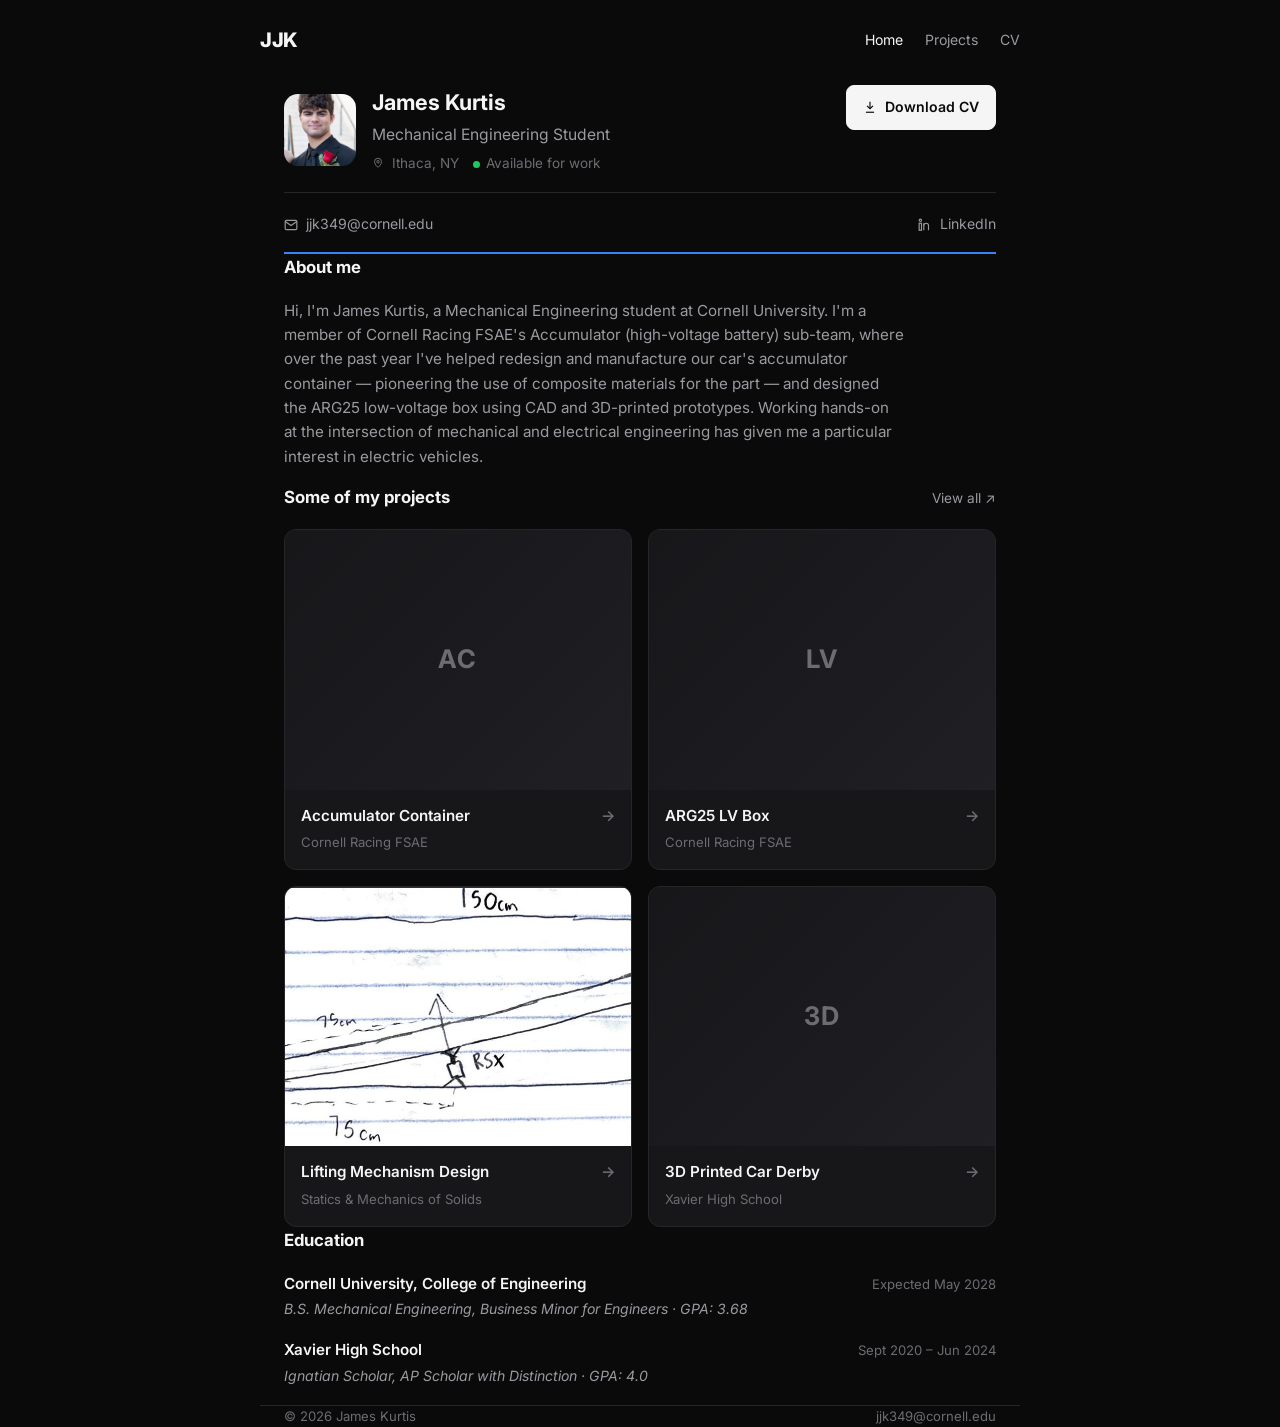
<file: index.html>
<!DOCTYPE html>
<html lang="en">
<head>
  <meta charset="UTF-8" />
  <meta name="viewport" content="width=device-width, initial-scale=1.0" />
  <title>James Kurtis — Mechanical Engineer</title>
  <meta name="description" content="James Kurtis is a Mechanical Engineering student at Cornell University building on Cornell Racing FSAE's Accumulator sub-team." />
  <link rel="icon" href="assets/images/favicon.svg" type="image/svg+xml" />
  <link rel="preconnect" href="https://fonts.googleapis.com" />
  <link rel="preconnect" href="https://fonts.gstatic.com" crossorigin />
  <link href="https://fonts.googleapis.com/css2?family=Inter:wght@400;500;600;700&display=swap" rel="stylesheet" />
  <link rel="stylesheet" href="assets/css/style.css" />
</head>
<body>

  <nav class="nav">
    <div class="wrap nav-inner">
      <a class="nav-brand logo" href="index.html">JJK</a>
      <ul class="nav-links">
        <li><a href="index.html" class="active">Home</a></li>
        <li><a href="projects.html">Projects</a></li>
        <li><a href="cv.html">CV</a></li>
      </ul>
    </div>
  </nav>

  <header class="hero">
    <div class="wrap">
      <div class="hero-row">
        <div class="hero-identity">
          <img class="avatar" src="assets/images/profile.jpg" alt="Portrait of James Kurtis" />
          <div>
            <p class="hero-name">James Kurtis</p>
            <p class="hero-title">Mechanical Engineering Student</p>
            <div class="hero-meta">
              <span>
                <svg width="12" height="12" viewBox="0 0 24 24" fill="none" stroke="currentColor" stroke-width="2" style="vertical-align:-1px;margin-right:4px;"><path d="M12 21s-7-6.1-7-11.5A7 7 0 0 1 19 9.5C19 14.9 12 21 12 21z"/><circle cx="12" cy="9.5" r="2.5"/></svg>
                Ithaca, NY
              </span>
              <span><span class="dot"></span>Available for work</span>
            </div>
          </div>
        </div>
        <div class="hero-actions">
          <a class="btn btn-primary" href="assets/cv/James-Kurtis-CV.pdf" download>
            <svg width="14" height="14" viewBox="0 0 24 24" fill="none" stroke="currentColor" stroke-width="2"><path d="M12 3v12"/><path d="M7 10l5 5 5-5"/><path d="M5 21h14"/></svg>
            Download CV
          </a>
        </div>
      </div>

      <div class="contact-bar">
        <a href="mailto:jjk349@cornell.edu" data-copy-email="jjk349@cornell.edu">
          <svg width="14" height="14" viewBox="0 0 24 24" fill="none" stroke="currentColor" stroke-width="2"><rect x="2" y="4" width="20" height="16" rx="2"/><path d="M22 6l-10 7L2 6"/></svg>
          <span>jjk349@cornell.edu</span>
        </a>
        <a href="https://www.linkedin.com/in/James-Kurtis" target="_blank" rel="noopener">
          <svg width="14" height="14" viewBox="0 0 24 24" fill="none" stroke="currentColor" stroke-width="2"><rect x="2" y="9" width="4" height="12"/><circle cx="4" cy="4" r="2"/><path d="M10 9v12"/><path d="M10 13a4 4 0 0 1 8 0v8"/></svg>
          <span>LinkedIn</span>
        </a>
      </div>
    </div>
  </header>

  <main>
    <section id="about" class="wrap">
      <div class="section-head">
        <h2 class="section-title">About me</h2>
      </div>
      <p class="about-text">
        Hi, I'm James Kurtis, a Mechanical Engineering student at Cornell University. I'm a member of Cornell
        Racing FSAE's Accumulator (high-voltage battery) sub-team, where over the past year I've helped redesign
        and manufacture our car's accumulator container — pioneering the use of composite materials for the part —
        and designed the ARG25 low-voltage box using CAD and 3D-printed prototypes. Working hands-on at the
        intersection of mechanical and electrical engineering has given me a particular interest in electric vehicles.
      </p>
    </section>

    <section id="projects" class="wrap">
      <div class="section-head">
        <h2 class="section-title">Some of my projects</h2>
        <a class="view-all" href="projects.html">View all ↗</a>
      </div>

      <div class="project-grid">

        <a class="project-card" href="projects/accumulator-container.html">
          <div class="project-thumb placeholder">AC</div>
          <div class="project-body">
            <div class="project-title-row">
              <span>Accumulator Container</span>
              <span class="arrow">→</span>
            </div>
            <p class="project-cat">Cornell Racing FSAE</p>
          </div>
        </a>

        <a class="project-card" href="projects/arg25-lv-box.html">
          <div class="project-thumb placeholder">LV</div>
          <div class="project-body">
            <div class="project-title-row">
              <span>ARG25 LV Box</span>
              <span class="arrow">→</span>
            </div>
            <p class="project-cat">Cornell Racing FSAE</p>
          </div>
        </a>

        <a class="project-card" href="projects/mechanism-design.html">
          <img class="project-thumb" src="assets/images/projects/mechanism-design.jpg" alt="Lifting mechanism design" />
          <div class="project-body">
            <div class="project-title-row">
              <span>Lifting Mechanism Design</span>
              <span class="arrow">→</span>
            </div>
            <p class="project-cat">Statics &amp; Mechanics of Solids</p>
          </div>
        </a>

        <a class="project-card" href="projects/car-derby.html">
          <div class="project-thumb placeholder">3D</div>
          <div class="project-body">
            <div class="project-title-row">
              <span>3D Printed Car Derby</span>
              <span class="arrow">→</span>
            </div>
            <p class="project-cat">Xavier High School</p>
          </div>
        </a>

      </div>
    </section>

    <section id="education" class="wrap">
      <div class="section-head">
        <h2 class="section-title">Education</h2>
      </div>

      <div class="cv-entry">
        <div class="cv-entry-row">
          <span class="cv-entry-title">Cornell University, College of Engineering</span>
          <span class="cv-entry-date">Expected May 2028</span>
        </div>
        <p class="cv-entry-sub">B.S. Mechanical Engineering, Business Minor for Engineers &middot; GPA: 3.68</p>
      </div>

      <div class="cv-entry">
        <div class="cv-entry-row">
          <span class="cv-entry-title">Xavier High School</span>
          <span class="cv-entry-date">Sept 2020 – Jun 2024</span>
        </div>
        <p class="cv-entry-sub">Ignatian Scholar, AP Scholar with Distinction &middot; GPA: 4.0</p>
      </div>
    </section>
  </main>

  <footer class="wrap">
    <span>&copy; <span data-year></span> James Kurtis</span>
    <span><a href="mailto:jjk349@cornell.edu">jjk349@cornell.edu</a></span>
  </footer>

  <script src="assets/js/main.js"></script>
</body>
</html>
</file>
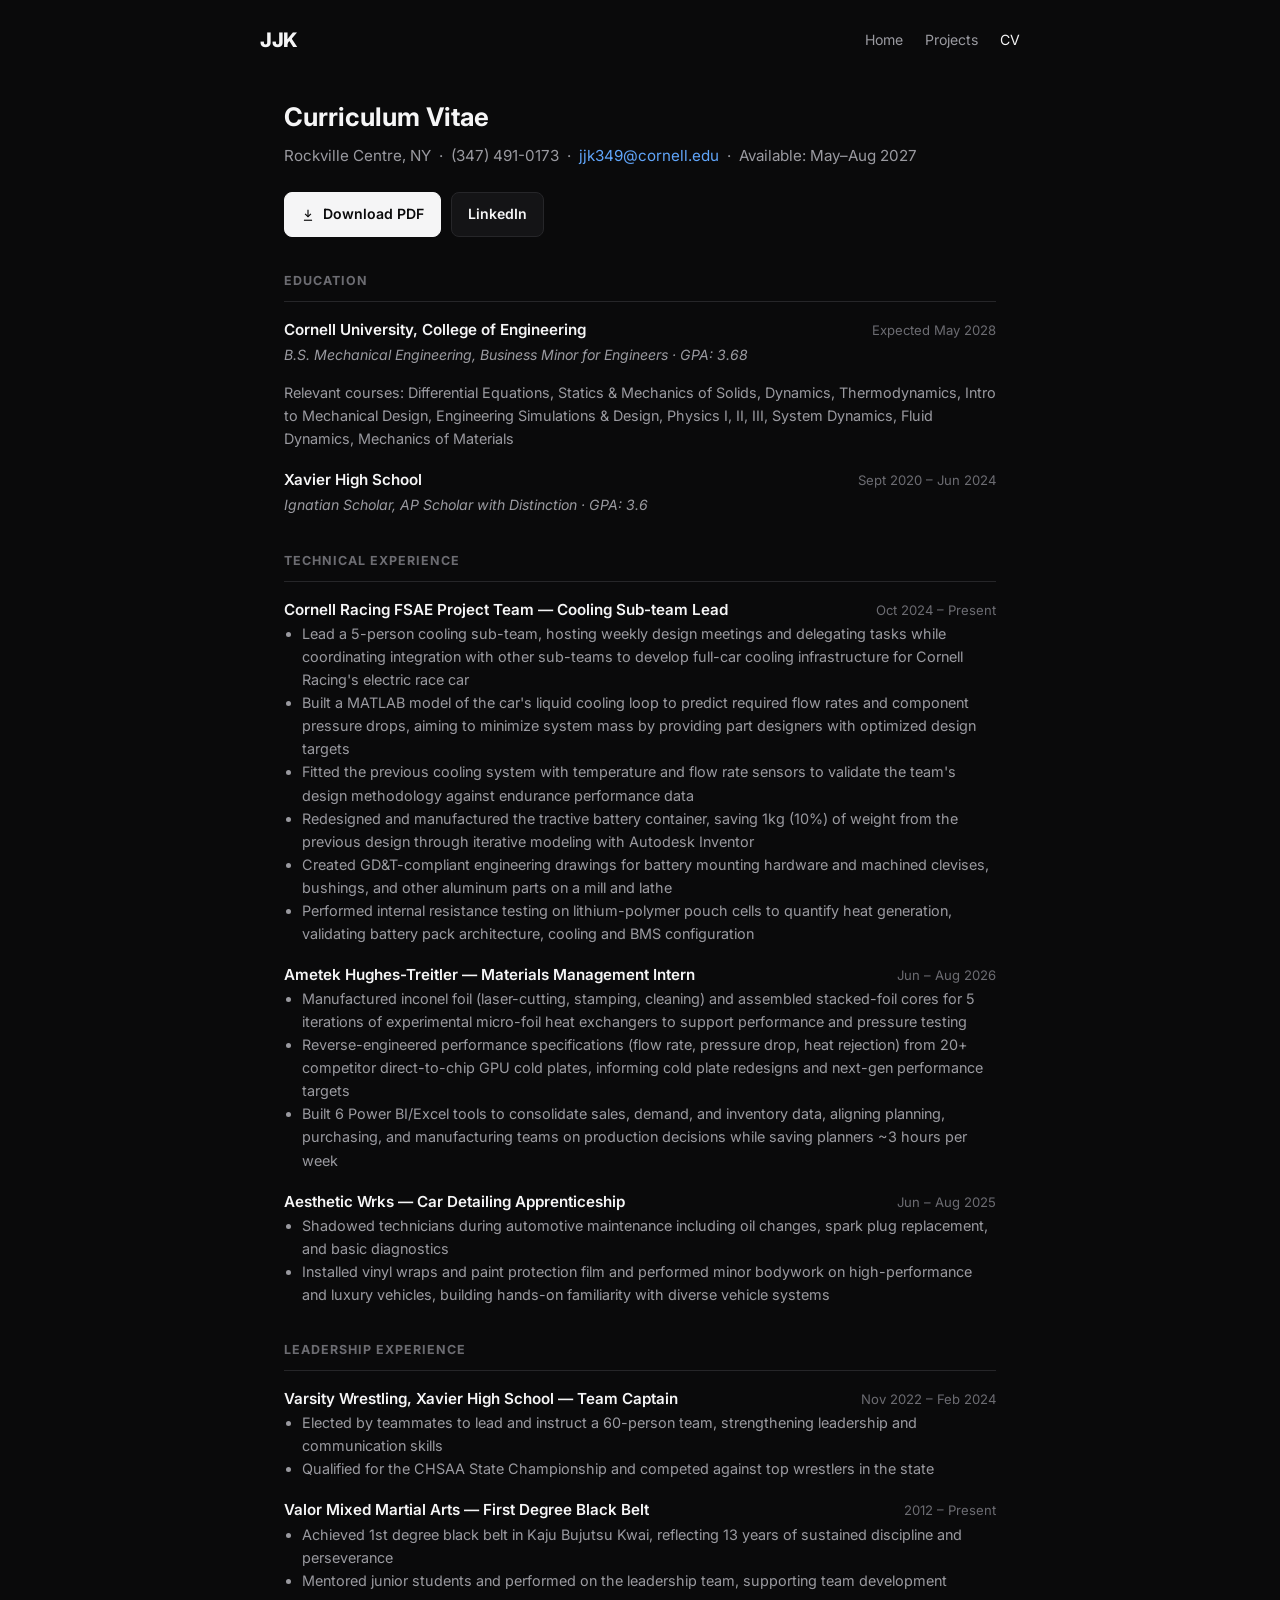
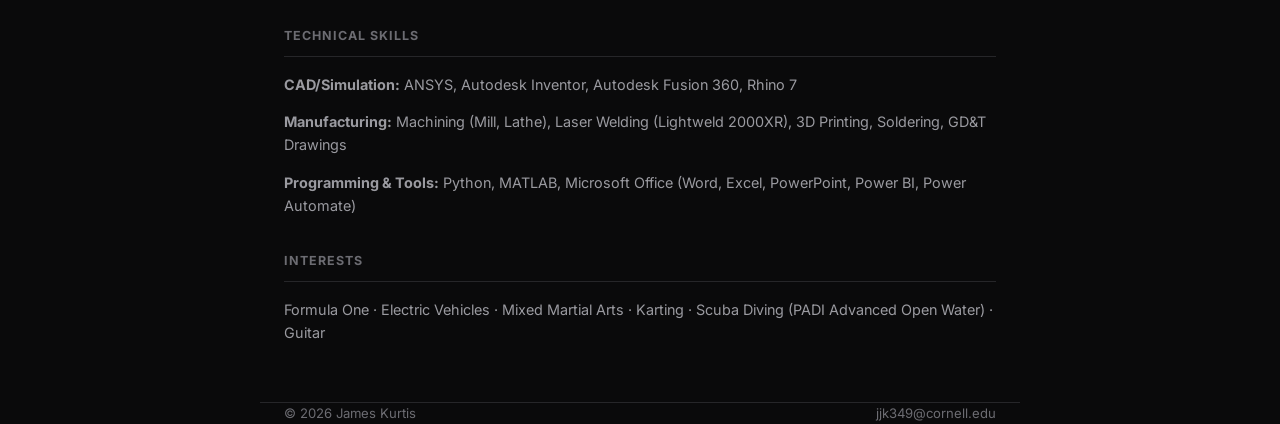
<file: cv.html>
<!DOCTYPE html>
<html lang="en">
<head>
  <meta charset="UTF-8" />
  <meta name="viewport" content="width=device-width, initial-scale=1.0" />
  <title>CV — James Kurtis</title>
  <link rel="icon" href="assets/images/favicon.svg" type="image/svg+xml" />
  <link rel="preconnect" href="https://fonts.googleapis.com" />
  <link rel="preconnect" href="https://fonts.gstatic.com" crossorigin />
  <link href="https://fonts.googleapis.com/css2?family=Inter:wght@400;500;600;700&display=swap" rel="stylesheet" />
  <link rel="stylesheet" href="assets/css/style.css" />
</head>
<body>

  <nav class="nav">
    <div class="wrap nav-inner">
      <a class="nav-brand logo" href="index.html">JJK</a>
      <ul class="nav-links">
        <li><a href="index.html">Home</a></li>
        <li><a href="projects.html">Projects</a></li>
        <li><a href="cv.html" class="active">CV</a></li>
      </ul>
    </div>
  </nav>

  <main class="wrap">
    <section style="padding-top: 32px;">
      <h1 class="detail-title">Curriculum Vitae</h1>
      <p class="detail-subtitle">
        Rockville Centre, NY &nbsp;·&nbsp; (347) 491-0173 &nbsp;·&nbsp;
        <a href="mailto:jjk349@cornell.edu" style="color:var(--accent-2);">jjk349@cornell.edu</a>
        &nbsp;·&nbsp; Available: May–Aug 2027
      </p>

      <div class="cv-actions">
        <a class="btn btn-primary" href="assets/cv/James-Kurtis-CV.pdf" download>
          <svg width="14" height="14" viewBox="0 0 24 24" fill="none" stroke="currentColor" stroke-width="2"><path d="M12 3v12"/><path d="M7 10l5 5 5-5"/><path d="M5 21h14"/></svg>
          Download PDF
        </a>
        <a class="btn" href="https://www.linkedin.com/in/James-Kurtis" target="_blank" rel="noopener">LinkedIn</a>
      </div>

      <div class="cv-section">
        <h2>Education</h2>
        <div class="cv-entry">
          <div class="cv-entry-row">
            <span class="cv-entry-title">Cornell University, College of Engineering</span>
            <span class="cv-entry-date">Expected May 2028</span>
          </div>
          <p class="cv-entry-sub">B.S. Mechanical Engineering, Business Minor for Engineers &middot; GPA: 3.68</p>
          <p class="cv-tags">Relevant courses: Differential Equations, Statics &amp; Mechanics of Solids, Dynamics, Thermodynamics, Intro to Mechanical Design, Engineering Simulations &amp; Design, Physics I, II, III, System Dynamics, Fluid Dynamics, Mechanics of Materials</p>
        </div>
        <div class="cv-entry">
          <div class="cv-entry-row">
            <span class="cv-entry-title">Xavier High School</span>
            <span class="cv-entry-date">Sept 2020 – Jun 2024</span>
          </div>
          <p class="cv-entry-sub">Ignatian Scholar, AP Scholar with Distinction &middot; GPA: 3.6</p>
        </div>
      </div>

      <div class="cv-section">
        <h2>Technical Experience</h2>

        <div class="cv-entry">
          <div class="cv-entry-row">
            <span class="cv-entry-title">Cornell Racing FSAE Project Team — Cooling Sub-team Lead</span>
            <span class="cv-entry-date">Oct 2024 – Present</span>
          </div>
          <ul>
            <li>Lead a 5-person cooling sub-team, hosting weekly design meetings and delegating tasks while coordinating integration with other sub-teams to develop full-car cooling infrastructure for Cornell Racing's electric race car</li>
            <li>Built a MATLAB model of the car's liquid cooling loop to predict required flow rates and component pressure drops, aiming to minimize system mass by providing part designers with optimized design targets</li>
            <li>Fitted the previous cooling system with temperature and flow rate sensors to validate the team's design methodology against endurance performance data</li>
            <li>Redesigned and manufactured the tractive battery container, saving 1kg (10%) of weight from the previous design through iterative modeling with Autodesk Inventor</li>
            <li>Created GD&amp;T-compliant engineering drawings for battery mounting hardware and machined clevises, bushings, and other aluminum parts on a mill and lathe</li>
            <li>Performed internal resistance testing on lithium-polymer pouch cells to quantify heat generation, validating battery pack architecture, cooling and BMS configuration</li>
          </ul>
        </div>

        <div class="cv-entry">
          <div class="cv-entry-row">
            <span class="cv-entry-title">Ametek Hughes-Treitler — Materials Management Intern</span>
            <span class="cv-entry-date">Jun – Aug 2026</span>
          </div>
          <ul>
            <li>Manufactured inconel foil (laser-cutting, stamping, cleaning) and assembled stacked-foil cores for 5 iterations of experimental micro-foil heat exchangers to support performance and pressure testing</li>
            <li>Reverse-engineered performance specifications (flow rate, pressure drop, heat rejection) from 20+ competitor direct-to-chip GPU cold plates, informing cold plate redesigns and next-gen performance targets</li>
            <li>Built 6 Power BI/Excel tools to consolidate sales, demand, and inventory data, aligning planning, purchasing, and manufacturing teams on production decisions while saving planners ~3 hours per week</li>
          </ul>
        </div>

        <div class="cv-entry">
          <div class="cv-entry-row">
            <span class="cv-entry-title">Aesthetic Wrks — Car Detailing Apprenticeship</span>
            <span class="cv-entry-date">Jun – Aug 2025</span>
          </div>
          <ul>
            <li>Shadowed technicians during automotive maintenance including oil changes, spark plug replacement, and basic diagnostics</li>
            <li>Installed vinyl wraps and paint protection film and performed minor bodywork on high-performance and luxury vehicles, building hands-on familiarity with diverse vehicle systems</li>
          </ul>
        </div>
      </div>

      <div class="cv-section">
        <h2>Leadership Experience</h2>

        <div class="cv-entry">
          <div class="cv-entry-row">
            <span class="cv-entry-title">Varsity Wrestling, Xavier High School — Team Captain</span>
            <span class="cv-entry-date">Nov 2022 – Feb 2024</span>
          </div>
          <ul>
            <li>Elected by teammates to lead and instruct a 60-person team, strengthening leadership and communication skills</li>
            <li>Qualified for the CHSAA State Championship and competed against top wrestlers in the state</li>
          </ul>
        </div>

        <div class="cv-entry">
          <div class="cv-entry-row">
            <span class="cv-entry-title">Valor Mixed Martial Arts — First Degree Black Belt</span>
            <span class="cv-entry-date">2012 – Present</span>
          </div>
          <ul>
            <li>Achieved 1st degree black belt in Kaju Bujutsu Kwai, reflecting 13 years of sustained discipline and perseverance</li>
            <li>Mentored junior students and performed on the leadership team, supporting team development</li>
          </ul>
        </div>
      </div>

      <div class="cv-section">
        <h2>Technical Skills</h2>
        <p class="cv-tags"><strong>CAD/Simulation:</strong> ANSYS, Autodesk Inventor, Autodesk Fusion 360, Rhino 7</p>
        <p class="cv-tags"><strong>Manufacturing:</strong> Machining (Mill, Lathe), Laser Welding (Lightweld 2000XR), 3D Printing, Soldering, GD&amp;T Drawings</p>
        <p class="cv-tags"><strong>Programming &amp; Tools:</strong> Python, MATLAB, Microsoft Office (Word, Excel, PowerPoint, Power BI, Power Automate)</p>
      </div>

      <div class="cv-section">
        <h2>Interests</h2>
        <p class="cv-tags">Formula One &middot; Electric Vehicles &middot; Mixed Martial Arts &middot; Karting &middot; Scuba Diving (PADI Advanced Open Water) &middot; Guitar</p>
      </div>
    </section>
  </main>

  <footer class="wrap">
    <span>&copy; <span data-year></span> James Kurtis</span>
    <span><a href="mailto:jjk349@cornell.edu">jjk349@cornell.edu</a></span>
  </footer>

  <script src="assets/js/main.js"></script>
</body>
</html>
</file>
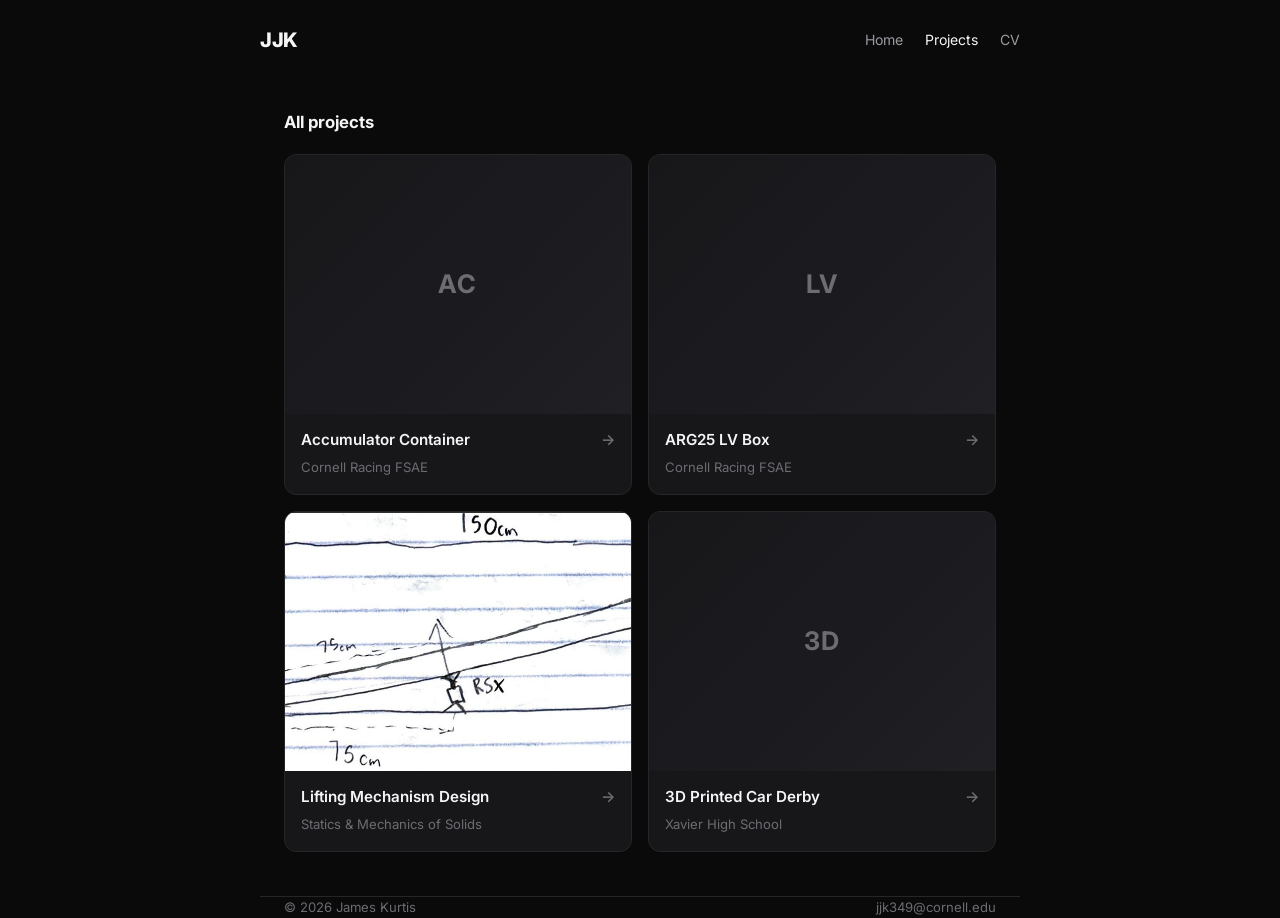
<file: projects.html>
<!DOCTYPE html>
<html lang="en">
<head>
  <meta charset="UTF-8" />
  <meta name="viewport" content="width=device-width, initial-scale=1.0" />
  <title>Projects — James Kurtis</title>
  <link rel="icon" href="assets/images/favicon.svg" type="image/svg+xml" />
  <link rel="preconnect" href="https://fonts.googleapis.com" />
  <link rel="preconnect" href="https://fonts.gstatic.com" crossorigin />
  <link href="https://fonts.googleapis.com/css2?family=Inter:wght@400;500;600;700&display=swap" rel="stylesheet" />
  <link rel="stylesheet" href="assets/css/style.css" />
</head>
<body>

  <nav class="nav">
    <div class="wrap nav-inner">
      <a class="nav-brand logo" href="index.html">JJK</a>
      <ul class="nav-links">
        <li><a href="index.html">Home</a></li>
        <li><a href="projects.html" class="active">Projects</a></li>
        <li><a href="cv.html">CV</a></li>
      </ul>
    </div>
  </nav>

  <main class="wrap">
    <section>
      <div class="section-head">
        <h2 class="section-title">All projects</h2>
      </div>

      <div class="project-grid">

        <a class="project-card" href="projects/accumulator-container.html">
          <div class="project-thumb placeholder">AC</div>
          <div class="project-body">
            <div class="project-title-row">
              <span>Accumulator Container</span>
              <span class="arrow">→</span>
            </div>
            <p class="project-cat">Cornell Racing FSAE</p>
          </div>
        </a>

        <a class="project-card" href="projects/arg25-lv-box.html">
          <div class="project-thumb placeholder">LV</div>
          <div class="project-body">
            <div class="project-title-row">
              <span>ARG25 LV Box</span>
              <span class="arrow">→</span>
            </div>
            <p class="project-cat">Cornell Racing FSAE</p>
          </div>
        </a>

        <a class="project-card" href="projects/mechanism-design.html">
          <img class="project-thumb" src="assets/images/projects/mechanism-design.jpg" alt="Lifting mechanism design" />
          <div class="project-body">
            <div class="project-title-row">
              <span>Lifting Mechanism Design</span>
              <span class="arrow">→</span>
            </div>
            <p class="project-cat">Statics &amp; Mechanics of Solids</p>
          </div>
        </a>

        <a class="project-card" href="projects/car-derby.html">
          <div class="project-thumb placeholder">3D</div>
          <div class="project-body">
            <div class="project-title-row">
              <span>3D Printed Car Derby</span>
              <span class="arrow">→</span>
            </div>
            <p class="project-cat">Xavier High School</p>
          </div>
        </a>

      </div>
    </section>
  </main>

  <footer class="wrap">
    <span>&copy; <span data-year></span> James Kurtis</span>
    <span><a href="mailto:jjk349@cornell.edu">jjk349@cornell.edu</a></span>
  </footer>

  <script src="assets/js/main.js"></script>
</body>
</html>
</file>
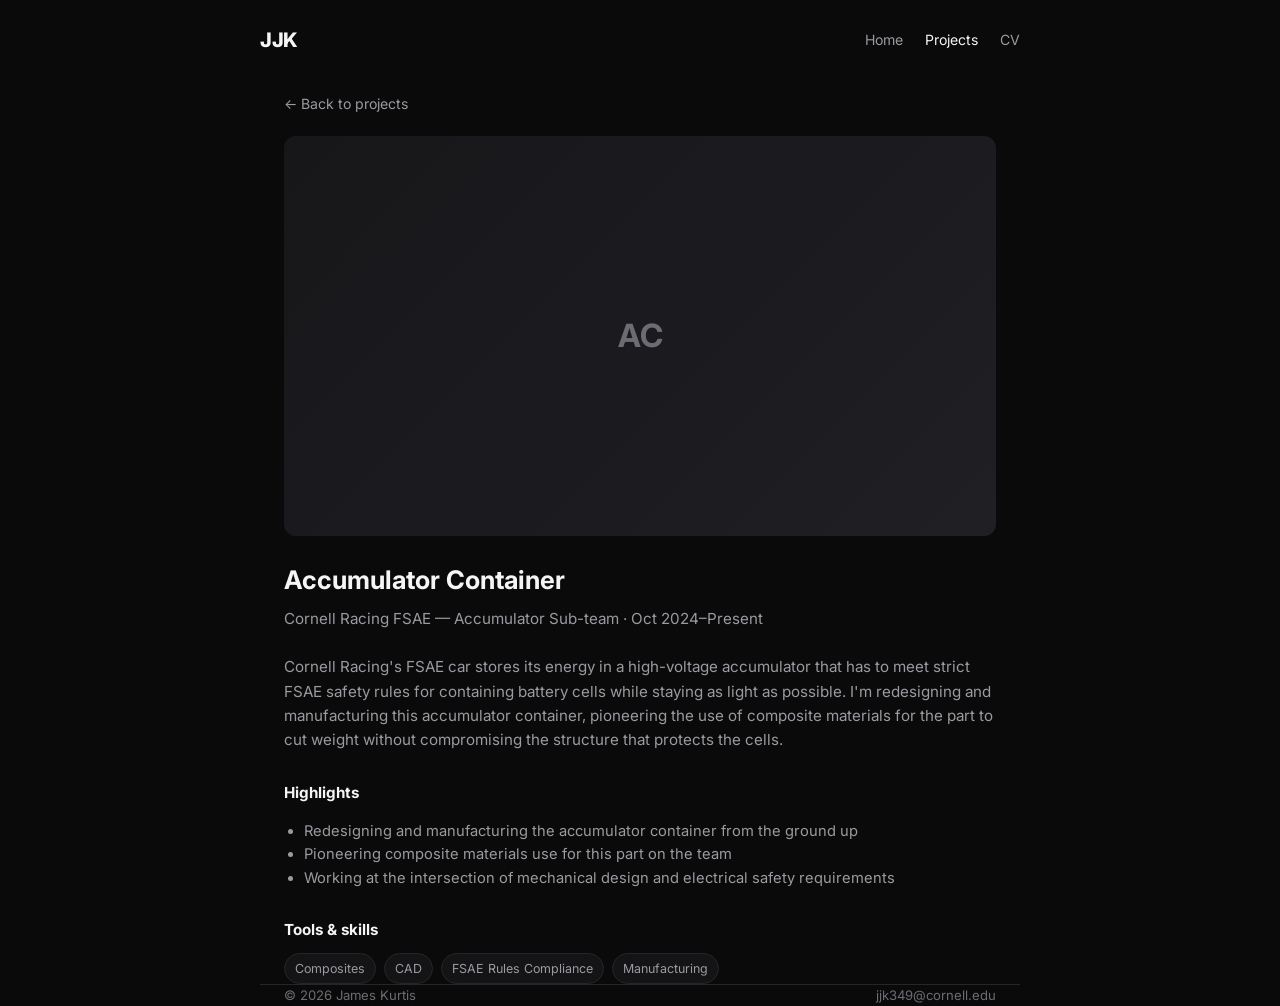
<file: projects/accumulator-container.html>
<!DOCTYPE html>
<html lang="en">
<head>
  <meta charset="UTF-8" />
  <meta name="viewport" content="width=device-width, initial-scale=1.0" />
  <title>Accumulator Container — James Kurtis</title>
  <link rel="icon" href="../assets/images/favicon.svg" type="image/svg+xml" />
  <link rel="preconnect" href="https://fonts.googleapis.com" />
  <link rel="preconnect" href="https://fonts.gstatic.com" crossorigin />
  <link href="https://fonts.googleapis.com/css2?family=Inter:wght@400;500;600;700&display=swap" rel="stylesheet" />
  <link rel="stylesheet" href="../assets/css/style.css" />
</head>
<body>

  <nav class="nav">
    <div class="wrap nav-inner">
      <a class="nav-brand logo" href="../index.html">JJK</a>
      <ul class="nav-links">
        <li><a href="../index.html">Home</a></li>
        <li><a href="../projects.html" class="active">Projects</a></li>
        <li><a href="../cv.html">CV</a></li>
      </ul>
    </div>
  </nav>

  <main class="wrap">
    <a class="back-link" href="../projects.html">← Back to projects</a>

    <div class="detail-hero placeholder">AC</div>

    <h1 class="detail-title">Accumulator Container</h1>
    <p class="detail-subtitle">Cornell Racing FSAE — Accumulator Sub-team · Oct 2024–Present</p>

    <div class="detail-body">
      <p>
        Cornell Racing's FSAE car stores its energy in a high-voltage accumulator that has to meet strict FSAE
        safety rules for containing battery cells while staying as light as possible. I'm redesigning and
        manufacturing this accumulator container, pioneering the use of composite materials for the part to cut
        weight without compromising the structure that protects the cells.
      </p>

      <h3>Highlights</h3>
      <ul>
        <li>Redesigning and manufacturing the accumulator container from the ground up</li>
        <li>Pioneering composite materials use for this part on the team</li>
        <li>Working at the intersection of mechanical design and electrical safety requirements</li>
      </ul>

      <h3>Tools &amp; skills</h3>
      <div class="chip-row">
        <span class="chip">Composites</span>
        <span class="chip">CAD</span>
        <span class="chip">FSAE Rules Compliance</span>
        <span class="chip">Manufacturing</span>
      </div>
    </div>
  </main>

  <footer class="wrap">
    <span>&copy; <span data-year></span> James Kurtis</span>
    <span><a href="mailto:jjk349@cornell.edu">jjk349@cornell.edu</a></span>
  </footer>

  <script src="../assets/js/main.js"></script>
</body>
</html>
</file>
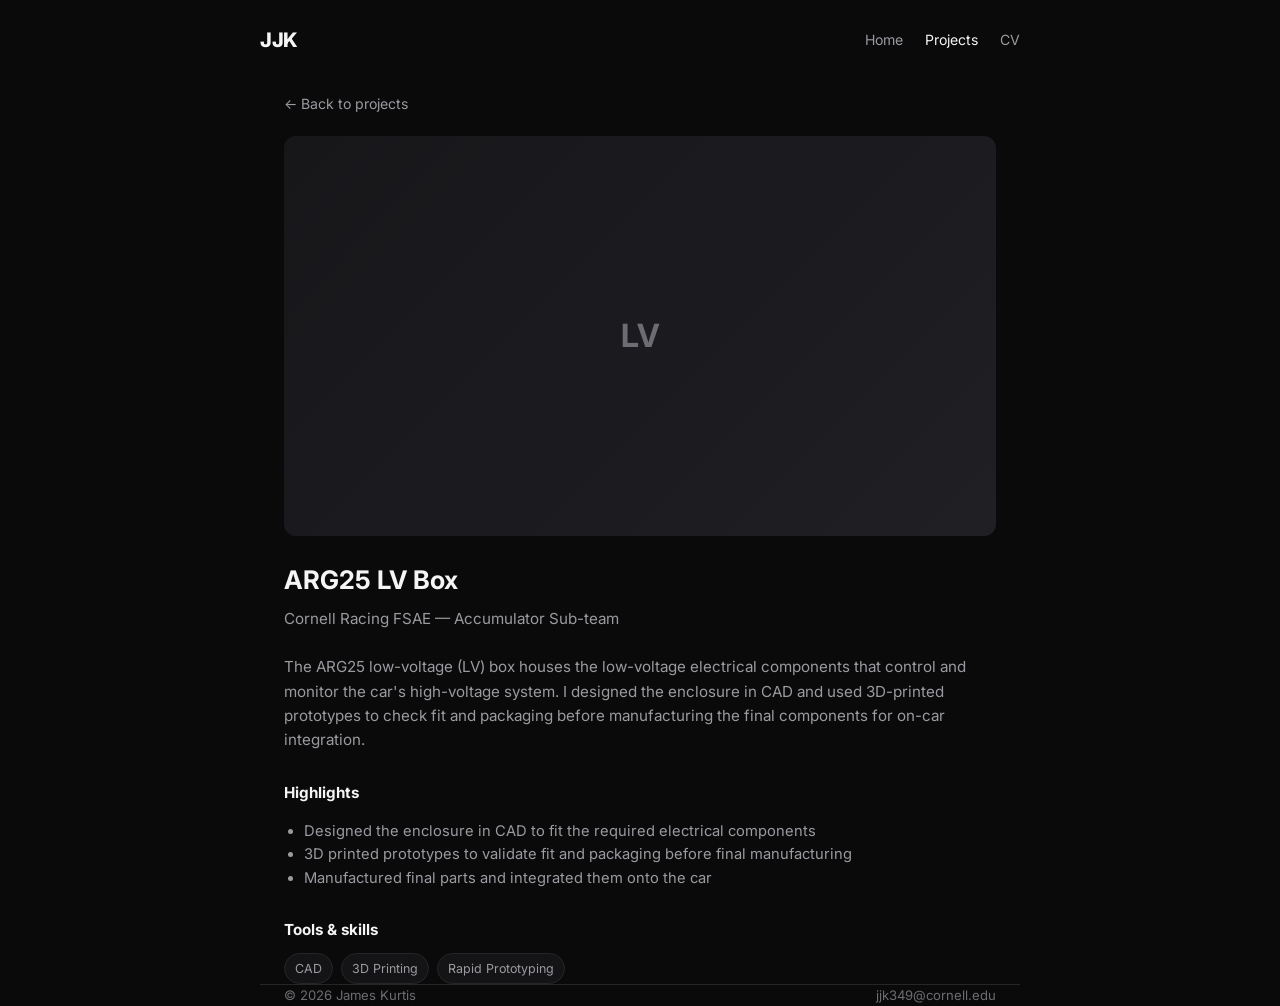
<file: projects/arg25-lv-box.html>
<!DOCTYPE html>
<html lang="en">
<head>
  <meta charset="UTF-8" />
  <meta name="viewport" content="width=device-width, initial-scale=1.0" />
  <title>ARG25 LV Box — James Kurtis</title>
  <link rel="icon" href="../assets/images/favicon.svg" type="image/svg+xml" />
  <link rel="preconnect" href="https://fonts.googleapis.com" />
  <link rel="preconnect" href="https://fonts.gstatic.com" crossorigin />
  <link href="https://fonts.googleapis.com/css2?family=Inter:wght@400;500;600;700&display=swap" rel="stylesheet" />
  <link rel="stylesheet" href="../assets/css/style.css" />
</head>
<body>

  <nav class="nav">
    <div class="wrap nav-inner">
      <a class="nav-brand logo" href="../index.html">JJK</a>
      <ul class="nav-links">
        <li><a href="../index.html">Home</a></li>
        <li><a href="../projects.html" class="active">Projects</a></li>
        <li><a href="../cv.html">CV</a></li>
      </ul>
    </div>
  </nav>

  <main class="wrap">
    <a class="back-link" href="../projects.html">← Back to projects</a>

    <div class="detail-hero placeholder">LV</div>

    <h1 class="detail-title">ARG25 LV Box</h1>
    <p class="detail-subtitle">Cornell Racing FSAE — Accumulator Sub-team</p>

    <div class="detail-body">
      <p>
        The ARG25 low-voltage (LV) box houses the low-voltage electrical components that control and monitor
        the car's high-voltage system. I designed the enclosure in CAD and used 3D-printed prototypes to check
        fit and packaging before manufacturing the final components for on-car integration.
      </p>

      <h3>Highlights</h3>
      <ul>
        <li>Designed the enclosure in CAD to fit the required electrical components</li>
        <li>3D printed prototypes to validate fit and packaging before final manufacturing</li>
        <li>Manufactured final parts and integrated them onto the car</li>
      </ul>

      <h3>Tools &amp; skills</h3>
      <div class="chip-row">
        <span class="chip">CAD</span>
        <span class="chip">3D Printing</span>
        <span class="chip">Rapid Prototyping</span>
      </div>
    </div>
  </main>

  <footer class="wrap">
    <span>&copy; <span data-year></span> James Kurtis</span>
    <span><a href="mailto:jjk349@cornell.edu">jjk349@cornell.edu</a></span>
  </footer>

  <script src="../assets/js/main.js"></script>
</body>
</html>
</file>
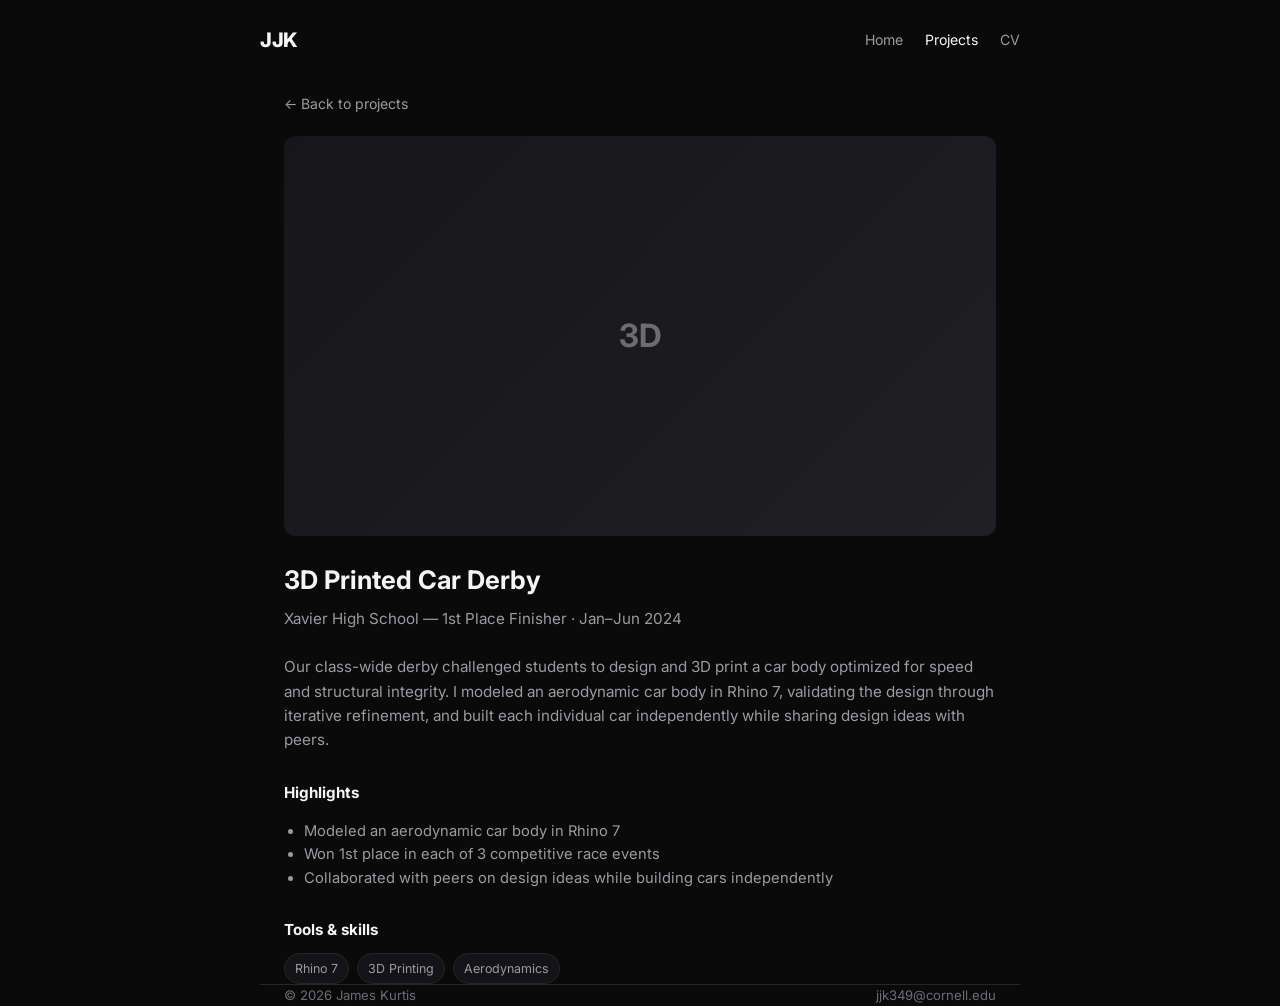
<file: projects/car-derby.html>
<!DOCTYPE html>
<html lang="en">
<head>
  <meta charset="UTF-8" />
  <meta name="viewport" content="width=device-width, initial-scale=1.0" />
  <title>3D Printed Car Derby — James Kurtis</title>
  <link rel="icon" href="../assets/images/favicon.svg" type="image/svg+xml" />
  <link rel="preconnect" href="https://fonts.googleapis.com" />
  <link rel="preconnect" href="https://fonts.gstatic.com" crossorigin />
  <link href="https://fonts.googleapis.com/css2?family=Inter:wght@400;500;600;700&display=swap" rel="stylesheet" />
  <link rel="stylesheet" href="../assets/css/style.css" />
</head>
<body>

  <nav class="nav">
    <div class="wrap nav-inner">
      <a class="nav-brand logo" href="../index.html">JJK</a>
      <ul class="nav-links">
        <li><a href="../index.html">Home</a></li>
        <li><a href="../projects.html" class="active">Projects</a></li>
        <li><a href="../cv.html">CV</a></li>
      </ul>
    </div>
  </nav>

  <main class="wrap">
    <a class="back-link" href="../projects.html">← Back to projects</a>

    <div class="detail-hero placeholder">3D</div>

    <h1 class="detail-title">3D Printed Car Derby</h1>
    <p class="detail-subtitle">Xavier High School — 1st Place Finisher · Jan–Jun 2024</p>

    <div class="detail-body">
      <p>
        Our class-wide derby challenged students to design and 3D print a car body optimized for speed and
        structural integrity. I modeled an aerodynamic car body in Rhino 7, validating the design through
        iterative refinement, and built each individual car independently while sharing design ideas with peers.
      </p>

      <h3>Highlights</h3>
      <ul>
        <li>Modeled an aerodynamic car body in Rhino 7</li>
        <li>Won 1st place in each of 3 competitive race events</li>
        <li>Collaborated with peers on design ideas while building cars independently</li>
      </ul>

      <h3>Tools &amp; skills</h3>
      <div class="chip-row">
        <span class="chip">Rhino 7</span>
        <span class="chip">3D Printing</span>
        <span class="chip">Aerodynamics</span>
      </div>
    </div>
  </main>

  <footer class="wrap">
    <span>&copy; <span data-year></span> James Kurtis</span>
    <span><a href="mailto:jjk349@cornell.edu">jjk349@cornell.edu</a></span>
  </footer>

  <script src="../assets/js/main.js"></script>
</body>
</html>
</file>
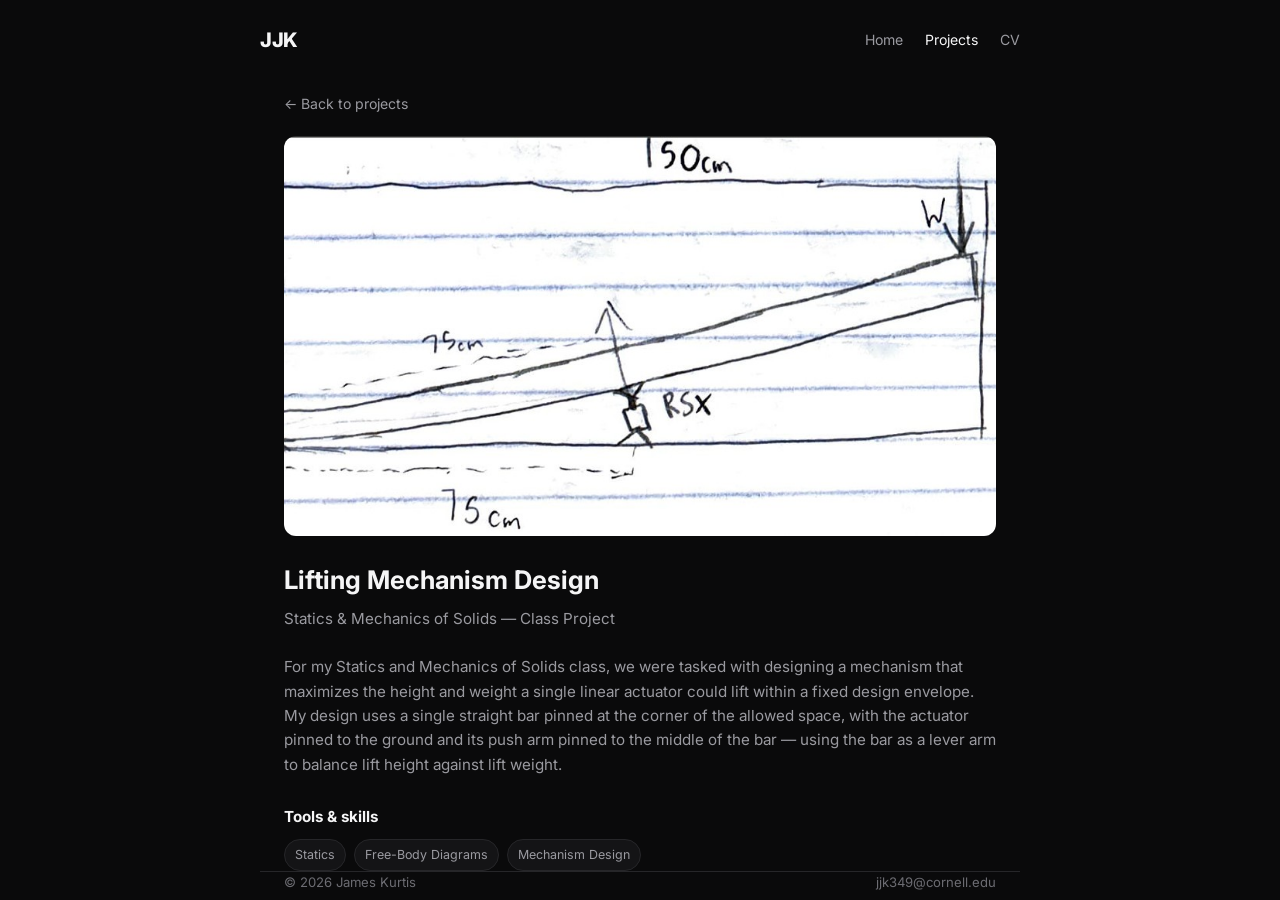
<file: projects/mechanism-design.html>
<!DOCTYPE html>
<html lang="en">
<head>
  <meta charset="UTF-8" />
  <meta name="viewport" content="width=device-width, initial-scale=1.0" />
  <title>Lifting Mechanism Design — James Kurtis</title>
  <link rel="icon" href="../assets/images/favicon.svg" type="image/svg+xml" />
  <link rel="preconnect" href="https://fonts.googleapis.com" />
  <link rel="preconnect" href="https://fonts.gstatic.com" crossorigin />
  <link href="https://fonts.googleapis.com/css2?family=Inter:wght@400;500;600;700&display=swap" rel="stylesheet" />
  <link rel="stylesheet" href="../assets/css/style.css" />
</head>
<body>

  <nav class="nav">
    <div class="wrap nav-inner">
      <a class="nav-brand logo" href="../index.html">JJK</a>
      <ul class="nav-links">
        <li><a href="../index.html">Home</a></li>
        <li><a href="../projects.html" class="active">Projects</a></li>
        <li><a href="../cv.html">CV</a></li>
      </ul>
    </div>
  </nav>

  <main class="wrap">
    <a class="back-link" href="../projects.html">← Back to projects</a>

    <img class="detail-hero" src="../assets/images/projects/mechanism-design.jpg" alt="Sketch of the lifting mechanism design" />

    <h1 class="detail-title">Lifting Mechanism Design</h1>
    <p class="detail-subtitle">Statics &amp; Mechanics of Solids — Class Project</p>

    <div class="detail-body">
      <p>
        For my Statics and Mechanics of Solids class, we were tasked with designing a mechanism that maximizes
        the height and weight a single linear actuator could lift within a fixed design envelope. My design
        uses a single straight bar pinned at the corner of the allowed space, with the actuator pinned to the
        ground and its push arm pinned to the middle of the bar — using the bar as a lever arm to balance
        lift height against lift weight.
      </p>

      <h3>Tools &amp; skills</h3>
      <div class="chip-row">
        <span class="chip">Statics</span>
        <span class="chip">Free-Body Diagrams</span>
        <span class="chip">Mechanism Design</span>
      </div>
    </div>
  </main>

  <footer class="wrap">
    <span>&copy; <span data-year></span> James Kurtis</span>
    <span><a href="mailto:jjk349@cornell.edu">jjk349@cornell.edu</a></span>
  </footer>

  <script src="../assets/js/main.js"></script>
</body>
</html>
</file>
<file: assets/css/style.css>
/* ===== James Kurtis — Portfolio ===== */

:root {
  --bg: #0a0a0b;
  --bg-elevated: #141416;
  --bg-card: #17171a;
  --border: #262629;
  --text-primary: #f5f5f6;
  --text-secondary: #9a9aa0;
  --text-muted: #6c6c72;
  --accent: #3b82f6;
  --accent-2: #60a5fa;
  --green: #22c55e;
  --radius: 12px;
  --radius-sm: 8px;
  --max-width: 760px;
  --font: "Inter", -apple-system, BlinkMacSystemFont, "Segoe UI", Roboto, Helvetica, Arial, sans-serif;
}

* {
  box-sizing: border-box;
}

html {
  scroll-behavior: smooth;
}

body {
  margin: 0;
  background: var(--bg);
  color: var(--text-primary);
  font-family: var(--font);
  line-height: 1.6;
  -webkit-font-smoothing: antialiased;
}

img {
  max-width: 100%;
  display: block;
}

a {
  color: inherit;
  text-decoration: none;
}

.wrap {
  max-width: var(--max-width);
  margin: 0 auto;
  padding: 0 24px;
}

/* ---------- Top nav ---------- */

.nav {
  border-bottom: 1px solid transparent;
}

.nav-inner {
  display: flex;
  align-items: center;
  justify-content: space-between;
  padding: 24px 0 8px;
}

.nav-brand {
  color: var(--text-primary);
}

.logo {
  font-weight: 800;
  font-size: 1.25rem;
  letter-spacing: -0.02em;
  text-transform: uppercase;
}

.nav-links {
  display: flex;
  gap: 22px;
  list-style: none;
  margin: 0;
  padding: 0;
}

.nav-links a {
  font-size: 0.88rem;
  color: var(--text-secondary);
  transition: color 0.15s ease;
}

.nav-links a:hover,
.nav-links a.active {
  color: var(--text-primary);
}

/* ---------- Hero / header card ---------- */

.hero {
  padding-top: 20px;
}

.hero-row {
  display: flex;
  justify-content: space-between;
  align-items: flex-start;
  gap: 24px;
  flex-wrap: wrap;
}

.hero-identity {
  display: flex;
  gap: 16px;
  align-items: center;
}

.avatar {
  width: 72px;
  height: 72px;
  border-radius: 14px;
  object-fit: cover;
  background: var(--bg-elevated);
  flex-shrink: 0;
}

.hero-name {
  font-size: 1.35rem;
  font-weight: 700;
  margin: 0 0 2px;
  color: var(--text-primary);
}

.hero-title {
  font-size: 0.98rem;
  color: var(--text-secondary);
  margin: 0 0 6px;
}

.hero-meta {
  display: flex;
  align-items: center;
  gap: 14px;
  font-size: 0.85rem;
  color: var(--text-muted);
  flex-wrap: wrap;
}

.hero-meta .dot {
  display: inline-block;
  width: 7px;
  height: 7px;
  border-radius: 50%;
  background: var(--green);
  margin-right: 6px;
}

.hero-actions {
  display: flex;
  align-items: center;
}

.btn {
  display: inline-flex;
  align-items: center;
  gap: 8px;
  padding: 10px 16px;
  border-radius: var(--radius-sm);
  font-size: 0.88rem;
  font-weight: 600;
  border: 1px solid var(--border);
  background: var(--bg-elevated);
  color: var(--text-primary);
  cursor: pointer;
  transition: background 0.15s ease, border-color 0.15s ease;
}

.btn:hover {
  background: #1c1c1f;
  border-color: #333338;
}

.btn-primary {
  background: var(--text-primary);
  color: #0a0a0b;
  border-color: var(--text-primary);
}

.btn-primary:hover {
  background: #e2e2e4;
}

/* contact bar */

.contact-bar {
  display: flex;
  justify-content: space-between;
  align-items: center;
  padding: 20px 0 16px;
  margin-top: 18px;
  border-top: 1px solid var(--border);
  border-bottom: 2px solid var(--accent);
  font-size: 0.88rem;
  color: var(--text-secondary);
  flex-wrap: wrap;
  gap: 10px;
}

.contact-bar a {
  display: inline-flex;
  align-items: center;
  gap: 8px;
  transition: color 0.15s ease;
}

.contact-bar a:hover {
  color: var(--text-primary);
}

/* ---------- Sections ---------- */

section {
  padding: 44px 0;
}

.section-head {
  display: flex;
  align-items: baseline;
  justify-content: space-between;
  margin-bottom: 18px;
}

.section-title {
  font-size: 1.05rem;
  font-weight: 700;
  margin: 0;
  color: var(--text-primary);
}

.view-all {
  font-size: 0.85rem;
  color: var(--text-secondary);
  display: inline-flex;
  align-items: center;
  gap: 4px;
}

.view-all:hover {
  color: var(--text-primary);
}

.about-text {
  color: var(--text-secondary);
  font-size: 0.95rem;
  max-width: 62ch;
}

/* ---------- Project grid ---------- */

.project-grid {
  display: grid;
  grid-template-columns: 1fr 1fr;
  gap: 16px;
}

.project-card {
  background: var(--bg-card);
  border: 1px solid var(--border);
  border-radius: var(--radius);
  overflow: hidden;
  transition: border-color 0.15s ease, transform 0.15s ease;
}

.project-card:hover {
  border-color: #35353a;
  transform: translateY(-2px);
}

.project-thumb {
  aspect-ratio: 4 / 3;
  width: 100%;
  object-fit: cover;
  background: var(--bg-elevated);
}

.project-thumb.placeholder {
  display: flex;
  align-items: center;
  justify-content: center;
  font-size: 1.6rem;
  font-weight: 700;
  color: var(--text-muted);
  background: linear-gradient(135deg, #17171a, #1f1f24);
  letter-spacing: 0.04em;
}

.project-body {
  padding: 14px 16px 16px;
}

.project-title-row {
  display: flex;
  align-items: center;
  justify-content: space-between;
  font-weight: 600;
  font-size: 0.95rem;
  color: var(--text-primary);
}

.project-cat {
  margin: 4px 0 0;
  font-size: 0.82rem;
  color: var(--text-muted);
}

.arrow {
  color: var(--text-muted);
}

/* ---------- Footer ---------- */

footer {
  border-top: 1px solid var(--border);
  padding: 28px 0 40px;
  color: var(--text-muted);
  font-size: 0.82rem;
  display: flex;
  justify-content: space-between;
  flex-wrap: wrap;
  gap: 10px;
}

footer a:hover {
  color: var(--text-secondary);
}

/* ---------- Project detail page ---------- */

.back-link {
  display: inline-flex;
  align-items: center;
  gap: 6px;
  color: var(--text-secondary);
  font-size: 0.88rem;
  margin: 28px 0 20px;
}

.back-link:hover {
  color: var(--text-primary);
}

.detail-hero {
  width: 100%;
  border-radius: var(--radius);
  aspect-ratio: 16 / 9;
  object-fit: cover;
  background: var(--bg-elevated);
  margin-bottom: 24px;
}

.detail-hero.placeholder {
  display: flex;
  align-items: center;
  justify-content: center;
  font-size: 2rem;
  font-weight: 700;
  color: var(--text-muted);
  background: linear-gradient(135deg, #17171a, #1f1f24);
}

.detail-title {
  font-size: 1.6rem;
  font-weight: 700;
  margin: 0 0 6px;
}

.detail-subtitle {
  color: var(--text-secondary);
  font-size: 0.95rem;
  margin: 0 0 24px;
}

.detail-body p {
  color: var(--text-secondary);
  font-size: 0.95rem;
}

.detail-body h3 {
  font-size: 0.95rem;
  color: var(--text-primary);
  margin: 28px 0 10px;
}

.detail-body ul {
  color: var(--text-secondary);
  font-size: 0.92rem;
  padding-left: 20px;
}

.chip-row {
  display: flex;
  flex-wrap: wrap;
  gap: 8px;
  margin-top: 10px;
}

.chip {
  font-size: 0.78rem;
  padding: 5px 10px;
  border-radius: 999px;
  border: 1px solid var(--border);
  color: var(--text-secondary);
  background: var(--bg-elevated);
}

/* ---------- CV page ---------- */

.cv-actions {
  display: flex;
  gap: 10px;
  margin: 24px 0 8px;
}

.cv-section {
  margin-top: 34px;
}

.cv-section h2 {
  font-size: 0.78rem;
  text-transform: uppercase;
  letter-spacing: 0.08em;
  color: var(--text-muted);
  margin: 0 0 16px;
  border-bottom: 1px solid var(--border);
  padding-bottom: 10px;
}

.cv-entry {
  margin-bottom: 18px;
}

.cv-entry-row {
  display: flex;
  justify-content: space-between;
  align-items: baseline;
  gap: 12px;
  flex-wrap: wrap;
}

.cv-entry-title {
  font-weight: 600;
  font-size: 0.95rem;
  color: var(--text-primary);
}

.cv-entry-sub {
  font-size: 0.88rem;
  color: var(--text-secondary);
  margin: 2px 0 8px;
  font-style: italic;
}

.cv-entry-date {
  font-size: 0.82rem;
  color: var(--text-muted);
  white-space: nowrap;
}

.cv-entry ul {
  margin: 0;
  padding-left: 18px;
  color: var(--text-secondary);
  font-size: 0.9rem;
}

.cv-tags {
  color: var(--text-secondary);
  font-size: 0.9rem;
}

/* ---------- Responsive ---------- */

@media (max-width: 640px) {
  .project-grid {
    grid-template-columns: 1fr;
  }

  .hero-row {
    flex-direction: column;
  }

  .hero-actions {
    width: 100%;
  }

  .hero-actions .btn {
    width: 100%;
    justify-content: center;
  }

  .contact-bar {
    flex-direction: column;
    align-items: flex-start;
  }
}
</file>
